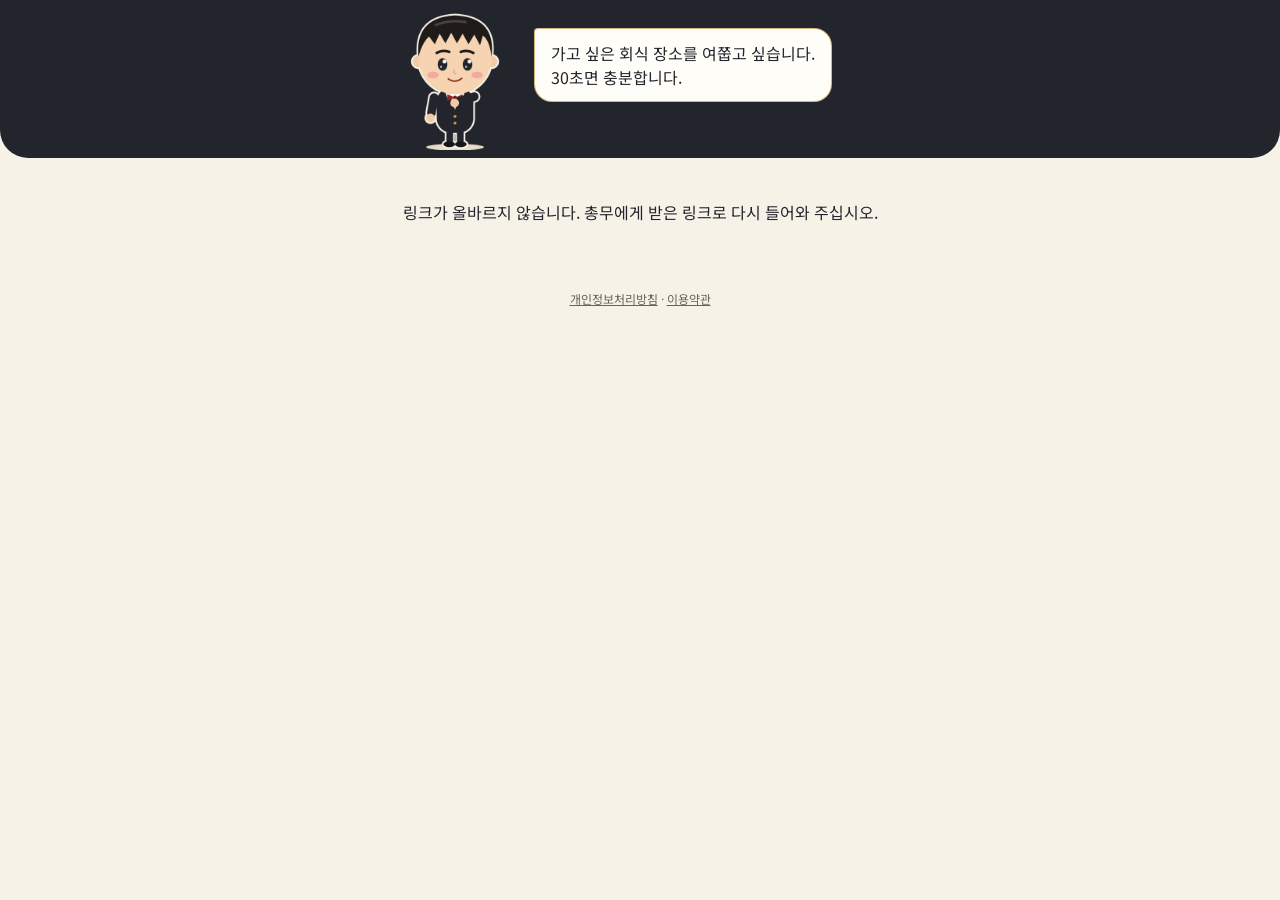
<file: index.html>
<!doctype html>
<html lang="ko">
<head>
  <meta charset="utf-8">
  <meta name="viewport" content="width=device-width, initial-scale=1, viewport-fit=cover">
  <meta name="robots" content="noindex">
  <meta name="theme-color" content="#23252C">
  <title>회식 장소 투표 · 찾아줘 회식장소</title>
  <link rel="preconnect" href="https://fonts.googleapis.com">
  <link rel="preconnect" href="https://fonts.gstatic.com" crossorigin>
  <link href="https://fonts.googleapis.com/css2?family=Noto+Sans+KR:wght@400;500;700;800&display=swap" rel="stylesheet">
  <link rel="stylesheet" href="style.css?v=fdff948cae">
</head>
<body>
  <header class="top">
    <div class="top-inner">
      <img src="img/greet.png?v=fdff948cae" alt="김총무" class="butler" width="150" height="150">
      <div class="bubble" id="greeting">가고 싶은 회식 장소를 여쭙고 싶습니다.<br>30초면 충분합니다.</div>
    </div>
  </header>

  <main>
    <p class="event" id="event-info" hidden></p>
    <p class="demo" id="demo-banner" hidden>데모 모드입니다. 응답은 저장되지 않습니다.</p>

    <!-- 투표 화면 (광고 없음) -->
    <form id="vote-form" hidden>
      <section>
        <h2>가고 싶은 곳 <span class="hint">1~3곳 골라 주십시오</span></h2>
        <div class="places" id="places"></div>
      </section>
      <section>
        <h2>못 드시는 것·알레르기</h2>
        <div class="chips" id="allergies"></div>
      </section>

      <div class="notice">
        <strong>익명 집계입니다.</strong>
        이름을 묻지 않고, 누가 무엇을 골랐는지도 저장하지 않습니다.
        총무에게는 가게별 합계만 보입니다.
      </div>

      <button type="submit" class="primary" id="submit">투표하기</button>
      <p class="error" id="error" role="alert" hidden></p>
    </form>

    <!-- 안내 (링크 오류·마감) -->
    <section id="closed" class="center" hidden>
      <p id="closed-text">링크가 올바르지 않거나 투표가 끝났습니다.</p>
    </section>

    <!-- 완료 화면: 광고는 여기에만 -->
    <section id="done" class="center" hidden>
      <img src="img/cheer.png?v=fdff948cae" alt="" class="butler-big" width="220" height="220">
      <h2 class="done-title">고맙습니다!</h2>
      <p>골라 주신 곳은 합계로만 총무에게 전하겠습니다.<br>맛있는 곳으로 모시겠습니다.</p>
      <div class="ad-slot" id="ad-slot" aria-label="광고">
        <span class="ad-label">광고</span>
      </div>
    </section>
  </main>

  <footer class="legal-links">
    <a href="privacy.html">개인정보처리방침</a> · <a href="terms.html">이용약관</a>
  </footer>

  <script src="config.js?v=fdff948cae" onerror="window.HOESIK_CONFIG = window.HOESIK_CONFIG || {}"></script>
  <script src="vote.js?v=fdff948cae"></script>
</body>
</html>
</file>
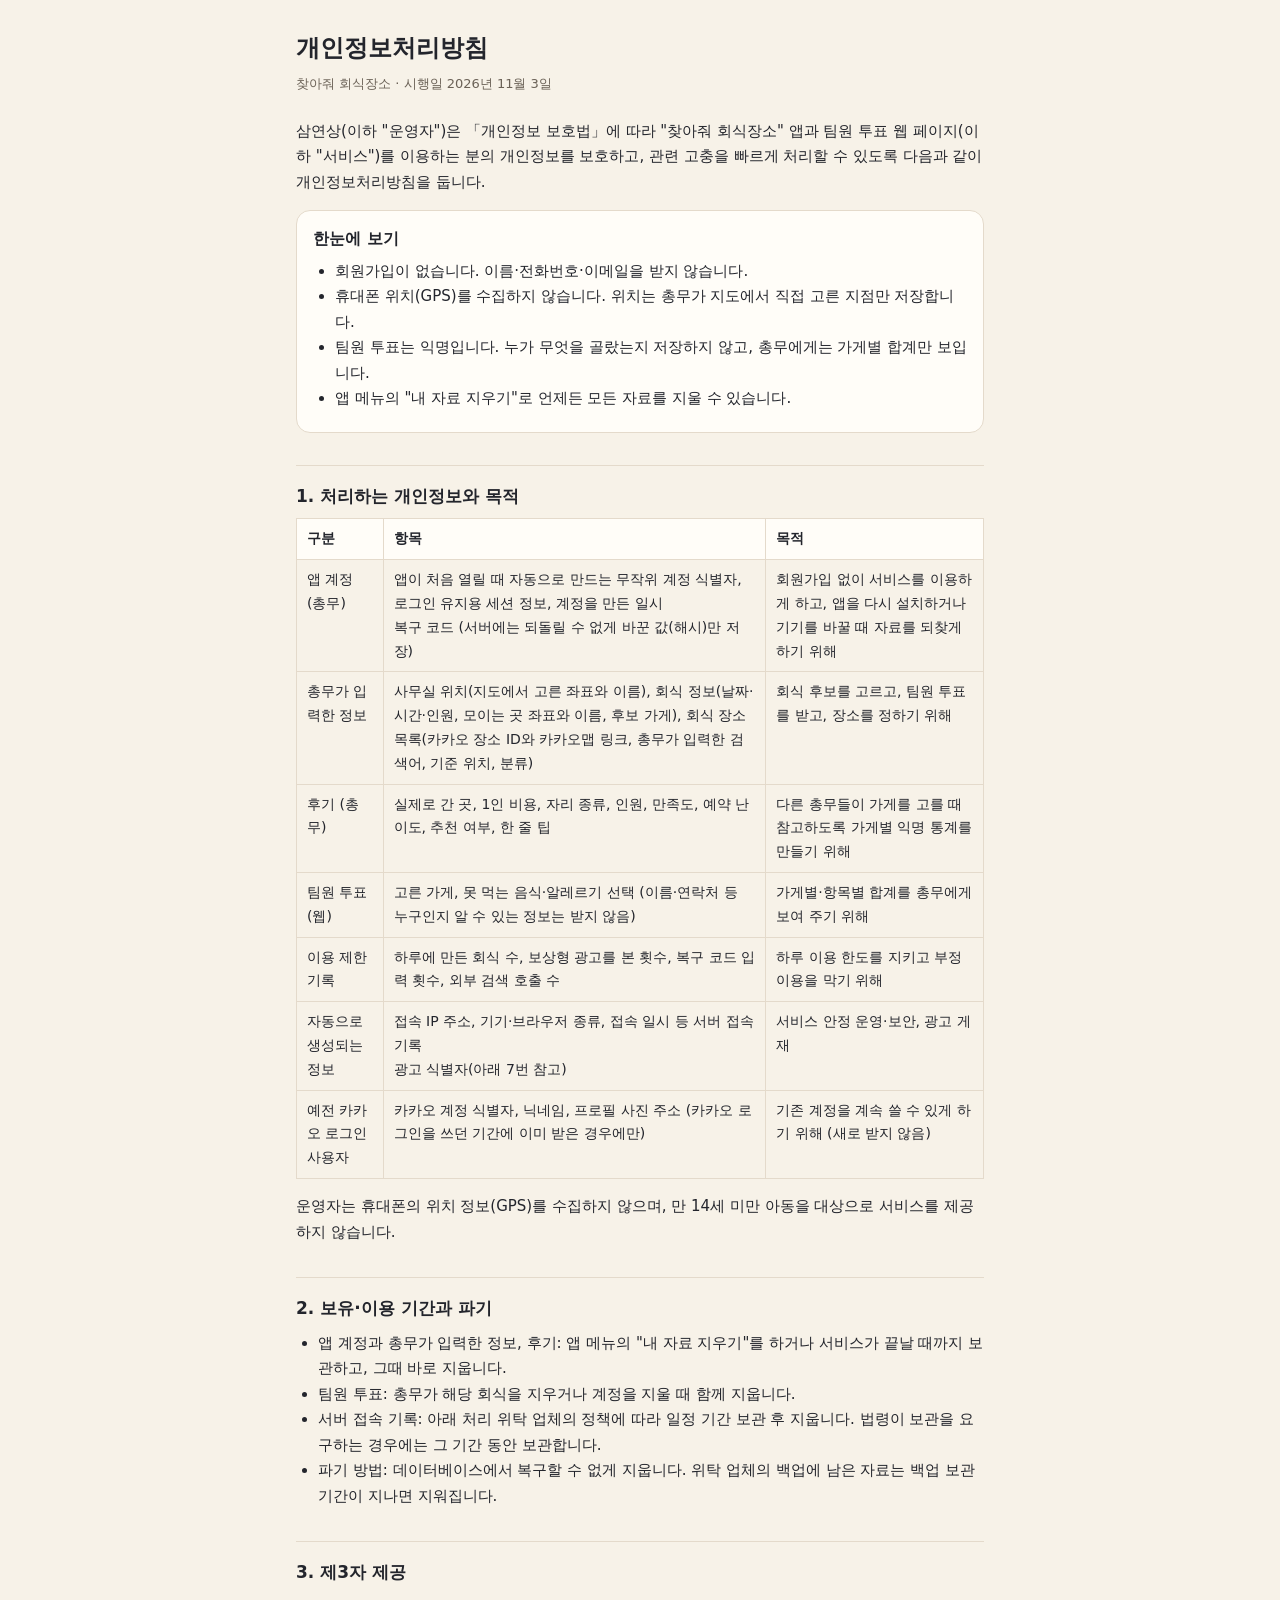
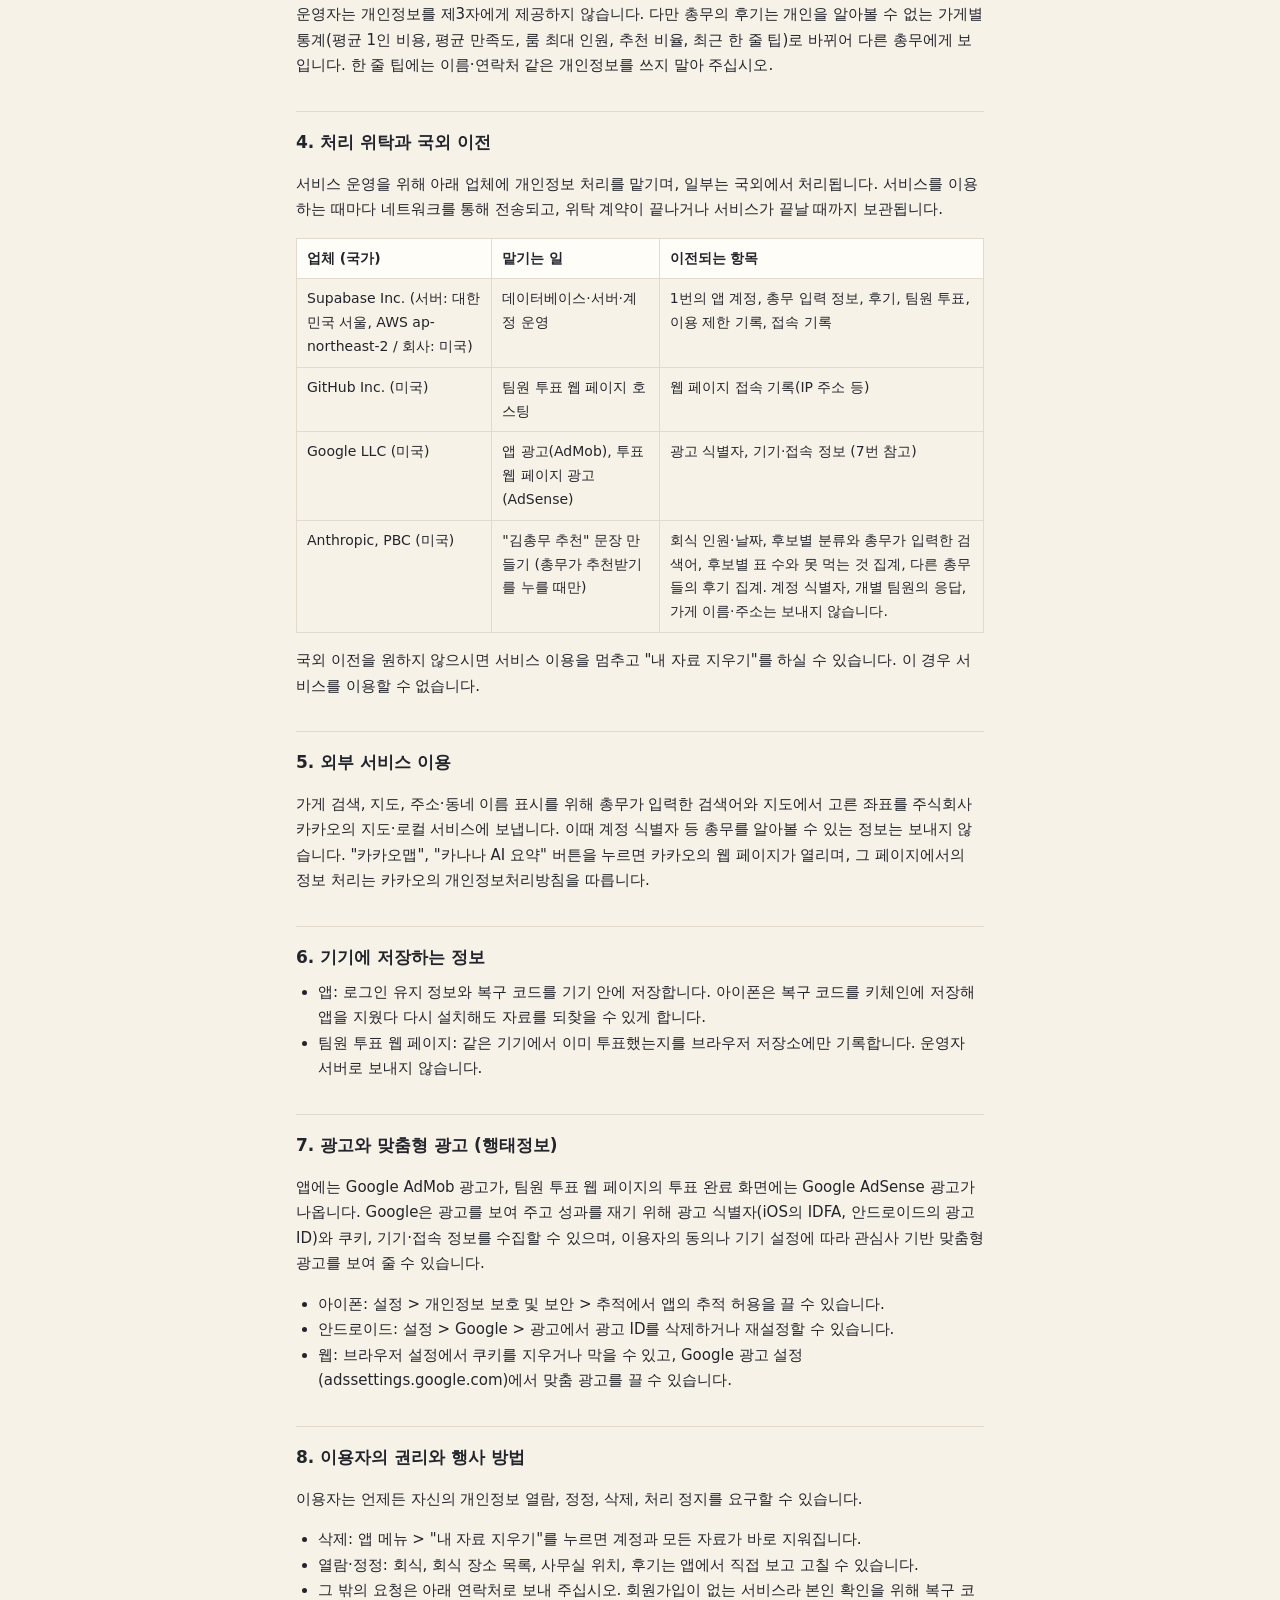
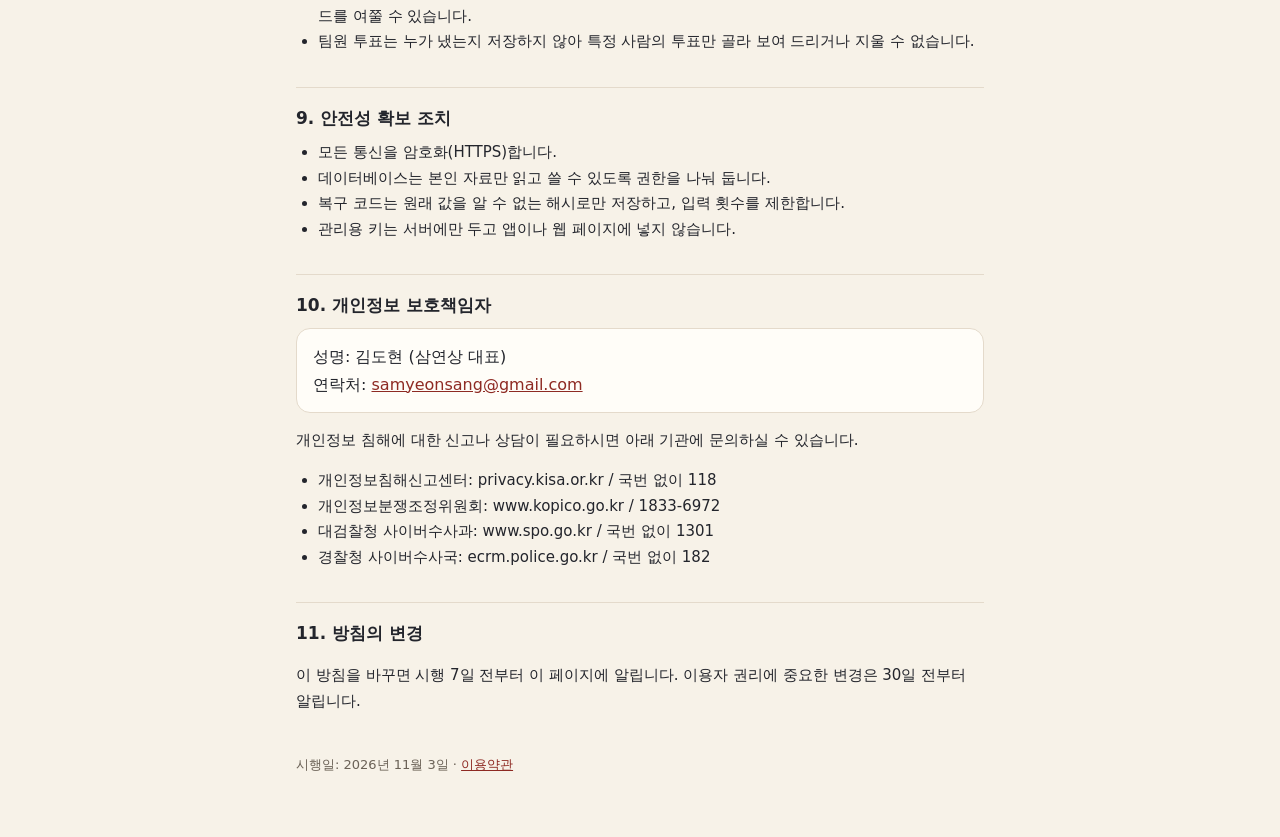
<file: privacy.html>
<!doctype html>
<html lang="ko">
<head>
  <meta charset="utf-8">
  <meta name="viewport" content="width=device-width, initial-scale=1, viewport-fit=cover">
  <meta name="theme-color" content="#23252C">
  <title>개인정보처리방침 · 찾아줘 회식장소</title>
  <link rel="stylesheet" href="legal.css">
</head>
<body>
<main class="doc">
  <h1>개인정보처리방침</h1>
  <p class="meta">찾아줘 회식장소 · 시행일 2026년 11월 3일</p>

  <p>삼연상(이하 "운영자")은 「개인정보 보호법」에 따라 "찾아줘 회식장소" 앱과 팀원 투표 웹 페이지(이하 "서비스")를 이용하는 분의 개인정보를 보호하고, 관련 고충을 빠르게 처리할 수 있도록 다음과 같이 개인정보처리방침을 둡니다.</p>

  <div class="box">
    <strong>한눈에 보기</strong>
    <ul>
      <li>회원가입이 없습니다. 이름·전화번호·이메일을 받지 않습니다.</li>
      <li>휴대폰 위치(GPS)를 수집하지 않습니다. 위치는 총무가 지도에서 직접 고른 지점만 저장합니다.</li>
      <li>팀원 투표는 익명입니다. 누가 무엇을 골랐는지 저장하지 않고, 총무에게는 가게별 합계만 보입니다.</li>
      <li>앱 메뉴의 "내 자료 지우기"로 언제든 모든 자료를 지울 수 있습니다.</li>
    </ul>
  </div>

  <h2>1. 처리하는 개인정보와 목적</h2>
  <div class="table-wrap">
  <table>
    <tr><th>구분</th><th>항목</th><th>목적</th></tr>
    <tr>
      <td>앱 계정 (총무)</td>
      <td>앱이 처음 열릴 때 자동으로 만드는 무작위 계정 식별자, 로그인 유지용 세션 정보, 계정을 만든 일시<br>
        복구 코드 (서버에는 되돌릴 수 없게 바꾼 값(해시)만 저장)</td>
      <td>회원가입 없이 서비스를 이용하게 하고, 앱을 다시 설치하거나 기기를 바꿀 때 자료를 되찾게 하기 위해</td>
    </tr>
    <tr>
      <td>총무가 입력한 정보</td>
      <td>사무실 위치(지도에서 고른 좌표와 이름), 회식 정보(날짜·시간·인원, 모이는 곳 좌표와 이름, 후보 가게), 회식 장소 목록(카카오 장소 ID와 카카오맵 링크, 총무가 입력한 검색어, 기준 위치, 분류)</td>
      <td>회식 후보를 고르고, 팀원 투표를 받고, 장소를 정하기 위해</td>
    </tr>
    <tr>
      <td>후기 (총무)</td>
      <td>실제로 간 곳, 1인 비용, 자리 종류, 인원, 만족도, 예약 난이도, 추천 여부, 한 줄 팁</td>
      <td>다른 총무들이 가게를 고를 때 참고하도록 가게별 익명 통계를 만들기 위해</td>
    </tr>
    <tr>
      <td>팀원 투표 (웹)</td>
      <td>고른 가게, 못 먹는 음식·알레르기 선택 (이름·연락처 등 누구인지 알 수 있는 정보는 받지 않음)</td>
      <td>가게별·항목별 합계를 총무에게 보여 주기 위해</td>
    </tr>
    <tr>
      <td>이용 제한 기록</td>
      <td>하루에 만든 회식 수, 보상형 광고를 본 횟수, 복구 코드 입력 횟수, 외부 검색 호출 수</td>
      <td>하루 이용 한도를 지키고 부정 이용을 막기 위해</td>
    </tr>
    <tr>
      <td>자동으로 생성되는 정보</td>
      <td>접속 IP 주소, 기기·브라우저 종류, 접속 일시 등 서버 접속 기록<br>광고 식별자(아래 7번 참고)</td>
      <td>서비스 안정 운영·보안, 광고 게재</td>
    </tr>
    <tr>
      <td>예전 카카오 로그인 사용자</td>
      <td>카카오 계정 식별자, 닉네임, 프로필 사진 주소 (카카오 로그인을 쓰던 기간에 이미 받은 경우에만)</td>
      <td>기존 계정을 계속 쓸 수 있게 하기 위해 (새로 받지 않음)</td>
    </tr>
  </table>
  </div>
  <p>운영자는 휴대폰의 위치 정보(GPS)를 수집하지 않으며, 만 14세 미만 아동을 대상으로 서비스를 제공하지 않습니다.</p>

  <h2>2. 보유·이용 기간과 파기</h2>
  <ul>
    <li>앱 계정과 총무가 입력한 정보, 후기: 앱 메뉴의 "내 자료 지우기"를 하거나 서비스가 끝날 때까지 보관하고, 그때 바로 지웁니다.</li>
    <li>팀원 투표: 총무가 해당 회식을 지우거나 계정을 지울 때 함께 지웁니다.</li>
    <li>서버 접속 기록: 아래 처리 위탁 업체의 정책에 따라 일정 기간 보관 후 지웁니다. 법령이 보관을 요구하는 경우에는 그 기간 동안 보관합니다.</li>
    <li>파기 방법: 데이터베이스에서 복구할 수 없게 지웁니다. 위탁 업체의 백업에 남은 자료는 백업 보관 기간이 지나면 지워집니다.</li>
  </ul>

  <h2>3. 제3자 제공</h2>
  <p>운영자는 개인정보를 제3자에게 제공하지 않습니다. 다만 총무의 후기는 개인을 알아볼 수 없는 가게별 통계(평균 1인 비용, 평균 만족도, 룸 최대 인원, 추천 비율, 최근 한 줄 팁)로 바뀌어 다른 총무에게 보입니다. 한 줄 팁에는 이름·연락처 같은 개인정보를 쓰지 말아 주십시오.</p>

  <h2>4. 처리 위탁과 국외 이전</h2>
  <p>서비스 운영을 위해 아래 업체에 개인정보 처리를 맡기며, 일부는 국외에서 처리됩니다. 서비스를 이용하는 때마다 네트워크를 통해 전송되고, 위탁 계약이 끝나거나 서비스가 끝날 때까지 보관됩니다.</p>
  <div class="table-wrap">
  <table>
    <tr><th>업체 (국가)</th><th>맡기는 일</th><th>이전되는 항목</th></tr>
    <tr><td>Supabase Inc. (서버: 대한민국 서울, AWS ap-northeast-2 / 회사: 미국)</td><td>데이터베이스·서버·계정 운영</td><td>1번의 앱 계정, 총무 입력 정보, 후기, 팀원 투표, 이용 제한 기록, 접속 기록</td></tr>
    <tr><td>GitHub Inc. (미국)</td><td>팀원 투표 웹 페이지 호스팅</td><td>웹 페이지 접속 기록(IP 주소 등)</td></tr>
    <tr><td>Google LLC (미국)</td><td>앱 광고(AdMob), 투표 웹 페이지 광고(AdSense)</td><td>광고 식별자, 기기·접속 정보 (7번 참고)</td></tr>
    <tr><td>Anthropic, PBC (미국)</td><td>"김총무 추천" 문장 만들기 (총무가 추천받기를 누를 때만)</td><td>회식 인원·날짜, 후보별 분류와 총무가 입력한 검색어, 후보별 표 수와 못 먹는 것 집계, 다른 총무들의 후기 집계. 계정 식별자, 개별 팀원의 응답, 가게 이름·주소는 보내지 않습니다.</td></tr>
  </table>
  </div>
  <p>국외 이전을 원하지 않으시면 서비스 이용을 멈추고 "내 자료 지우기"를 하실 수 있습니다. 이 경우 서비스를 이용할 수 없습니다.</p>

  <h2>5. 외부 서비스 이용</h2>
  <p>가게 검색, 지도, 주소·동네 이름 표시를 위해 총무가 입력한 검색어와 지도에서 고른 좌표를 주식회사 카카오의 지도·로컬 서비스에 보냅니다. 이때 계정 식별자 등 총무를 알아볼 수 있는 정보는 보내지 않습니다. "카카오맵", "카나나 AI 요약" 버튼을 누르면 카카오의 웹 페이지가 열리며, 그 페이지에서의 정보 처리는 카카오의 개인정보처리방침을 따릅니다.</p>

  <h2>6. 기기에 저장하는 정보</h2>
  <ul>
    <li>앱: 로그인 유지 정보와 복구 코드를 기기 안에 저장합니다. 아이폰은 복구 코드를 키체인에 저장해 앱을 지웠다 다시 설치해도 자료를 되찾을 수 있게 합니다.</li>
    <li>팀원 투표 웹 페이지: 같은 기기에서 이미 투표했는지를 브라우저 저장소에만 기록합니다. 운영자 서버로 보내지 않습니다.</li>
  </ul>

  <h2>7. 광고와 맞춤형 광고 (행태정보)</h2>
  <p>앱에는 Google AdMob 광고가, 팀원 투표 웹 페이지의 투표 완료 화면에는 Google AdSense 광고가 나옵니다. Google은 광고를 보여 주고 성과를 재기 위해 광고 식별자(iOS의 IDFA, 안드로이드의 광고 ID)와 쿠키, 기기·접속 정보를 수집할 수 있으며, 이용자의 동의나 기기 설정에 따라 관심사 기반 맞춤형 광고를 보여 줄 수 있습니다.</p>
  <ul>
    <li>아이폰: 설정 &gt; 개인정보 보호 및 보안 &gt; 추적에서 앱의 추적 허용을 끌 수 있습니다.</li>
    <li>안드로이드: 설정 &gt; Google &gt; 광고에서 광고 ID를 삭제하거나 재설정할 수 있습니다.</li>
    <li>웹: 브라우저 설정에서 쿠키를 지우거나 막을 수 있고, Google 광고 설정(adssettings.google.com)에서 맞춤 광고를 끌 수 있습니다.</li>
  </ul>

  <h2>8. 이용자의 권리와 행사 방법</h2>
  <p>이용자는 언제든 자신의 개인정보 열람, 정정, 삭제, 처리 정지를 요구할 수 있습니다.</p>
  <ul>
    <li>삭제: 앱 메뉴 &gt; "내 자료 지우기"를 누르면 계정과 모든 자료가 바로 지워집니다.</li>
    <li>열람·정정: 회식, 회식 장소 목록, 사무실 위치, 후기는 앱에서 직접 보고 고칠 수 있습니다.</li>
    <li>그 밖의 요청은 아래 연락처로 보내 주십시오. 회원가입이 없는 서비스라 본인 확인을 위해 복구 코드를 여쭐 수 있습니다.</li>
    <li>팀원 투표는 누가 냈는지 저장하지 않아 특정 사람의 투표만 골라 보여 드리거나 지울 수 없습니다.</li>
  </ul>

  <h2>9. 안전성 확보 조치</h2>
  <ul>
    <li>모든 통신을 암호화(HTTPS)합니다.</li>
    <li>데이터베이스는 본인 자료만 읽고 쓸 수 있도록 권한을 나눠 둡니다.</li>
    <li>복구 코드는 원래 값을 알 수 없는 해시로만 저장하고, 입력 횟수를 제한합니다.</li>
    <li>관리용 키는 서버에만 두고 앱이나 웹 페이지에 넣지 않습니다.</li>
  </ul>

  <h2>10. 개인정보 보호책임자</h2>
  <div class="box">
    성명: 김도현 (삼연상 대표)<br>
    연락처: <a href="mailto:samyeonsang@gmail.com">samyeonsang@gmail.com</a>
  </div>
  <p>개인정보 침해에 대한 신고나 상담이 필요하시면 아래 기관에 문의하실 수 있습니다.</p>
  <ul>
    <li>개인정보침해신고센터: privacy.kisa.or.kr / 국번 없이 118</li>
    <li>개인정보분쟁조정위원회: www.kopico.go.kr / 1833-6972</li>
    <li>대검찰청 사이버수사과: www.spo.go.kr / 국번 없이 1301</li>
    <li>경찰청 사이버수사국: ecrm.police.go.kr / 국번 없이 182</li>
  </ul>

  <h2>11. 방침의 변경</h2>
  <p>이 방침을 바꾸면 시행 7일 전부터 이 페이지에 알립니다. 이용자 권리에 중요한 변경은 30일 전부터 알립니다.</p>

  <p class="foot">시행일: 2026년 11월 3일 · <a href="terms.html">이용약관</a></p>
</main>
</body>
</html>
</file>
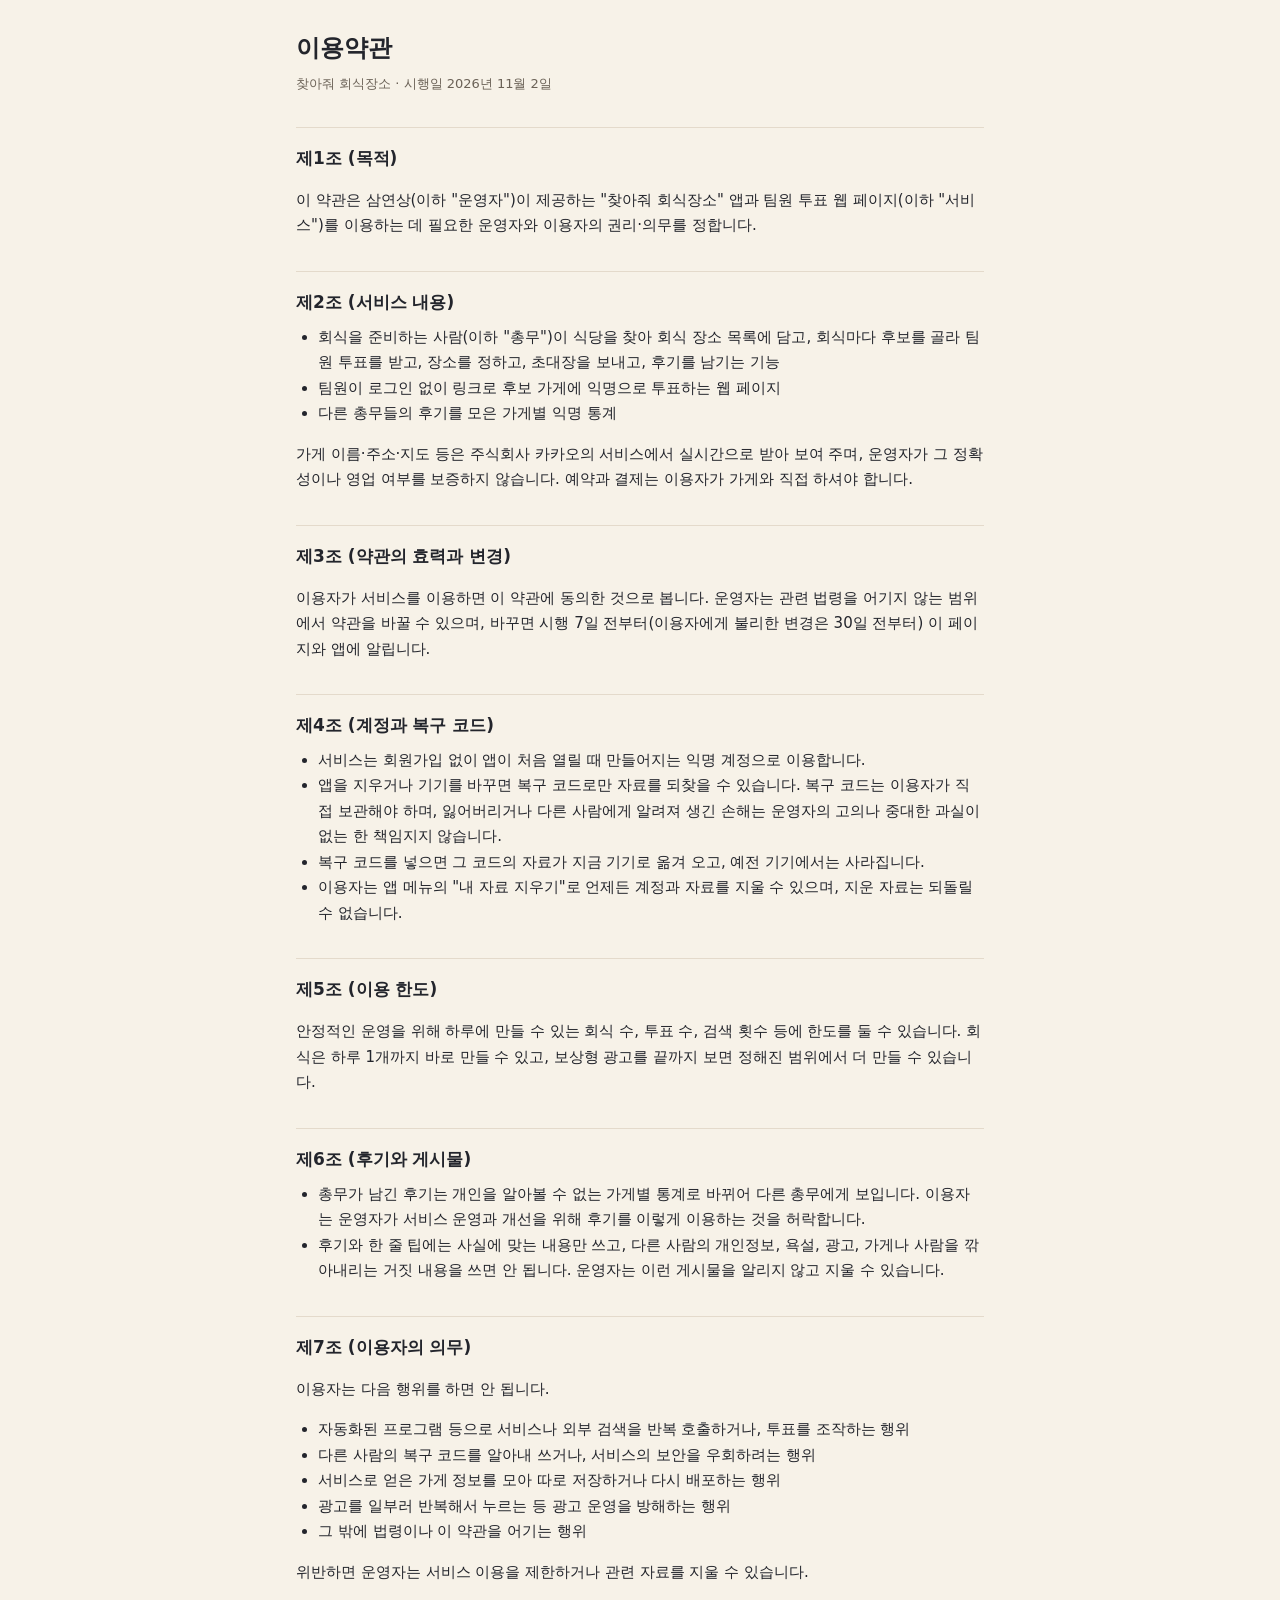
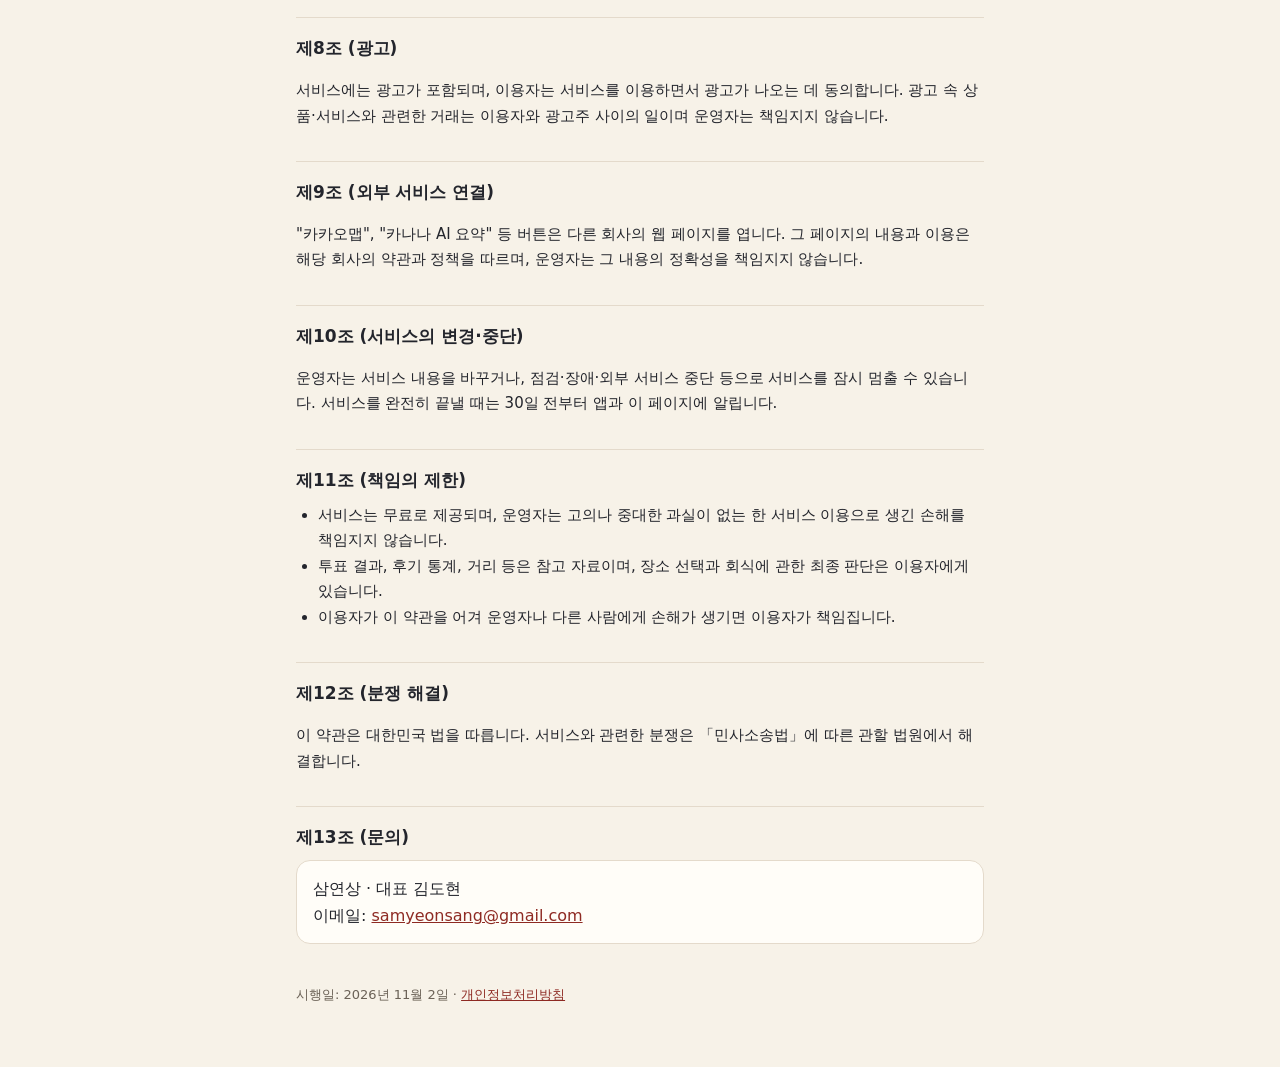
<file: terms.html>
<!doctype html>
<html lang="ko">
<head>
  <meta charset="utf-8">
  <meta name="viewport" content="width=device-width, initial-scale=1, viewport-fit=cover">
  <meta name="theme-color" content="#23252C">
  <title>이용약관 · 찾아줘 회식장소</title>
  <link rel="stylesheet" href="legal.css">
</head>
<body>
<main class="doc">
  <h1>이용약관</h1>
  <p class="meta">찾아줘 회식장소 · 시행일 2026년 11월 2일</p>

  <h2>제1조 (목적)</h2>
  <p>이 약관은 삼연상(이하 "운영자")이 제공하는 "찾아줘 회식장소" 앱과 팀원 투표 웹 페이지(이하 "서비스")를 이용하는 데 필요한 운영자와 이용자의 권리·의무를 정합니다.</p>

  <h2>제2조 (서비스 내용)</h2>
  <ul>
    <li>회식을 준비하는 사람(이하 "총무")이 식당을 찾아 회식 장소 목록에 담고, 회식마다 후보를 골라 팀원 투표를 받고, 장소를 정하고, 초대장을 보내고, 후기를 남기는 기능</li>
    <li>팀원이 로그인 없이 링크로 후보 가게에 익명으로 투표하는 웹 페이지</li>
    <li>다른 총무들의 후기를 모은 가게별 익명 통계</li>
  </ul>
  <p>가게 이름·주소·지도 등은 주식회사 카카오의 서비스에서 실시간으로 받아 보여 주며, 운영자가 그 정확성이나 영업 여부를 보증하지 않습니다. 예약과 결제는 이용자가 가게와 직접 하셔야 합니다.</p>

  <h2>제3조 (약관의 효력과 변경)</h2>
  <p>이용자가 서비스를 이용하면 이 약관에 동의한 것으로 봅니다. 운영자는 관련 법령을 어기지 않는 범위에서 약관을 바꿀 수 있으며, 바꾸면 시행 7일 전부터(이용자에게 불리한 변경은 30일 전부터) 이 페이지와 앱에 알립니다.</p>

  <h2>제4조 (계정과 복구 코드)</h2>
  <ul>
    <li>서비스는 회원가입 없이 앱이 처음 열릴 때 만들어지는 익명 계정으로 이용합니다.</li>
    <li>앱을 지우거나 기기를 바꾸면 복구 코드로만 자료를 되찾을 수 있습니다. 복구 코드는 이용자가 직접 보관해야 하며, 잃어버리거나 다른 사람에게 알려져 생긴 손해는 운영자의 고의나 중대한 과실이 없는 한 책임지지 않습니다.</li>
    <li>복구 코드를 넣으면 그 코드의 자료가 지금 기기로 옮겨 오고, 예전 기기에서는 사라집니다.</li>
    <li>이용자는 앱 메뉴의 "내 자료 지우기"로 언제든 계정과 자료를 지울 수 있으며, 지운 자료는 되돌릴 수 없습니다.</li>
  </ul>

  <h2>제5조 (이용 한도)</h2>
  <p>안정적인 운영을 위해 하루에 만들 수 있는 회식 수, 투표 수, 검색 횟수 등에 한도를 둘 수 있습니다. 회식은 하루 1개까지 바로 만들 수 있고, 보상형 광고를 끝까지 보면 정해진 범위에서 더 만들 수 있습니다.</p>

  <h2>제6조 (후기와 게시물)</h2>
  <ul>
    <li>총무가 남긴 후기는 개인을 알아볼 수 없는 가게별 통계로 바뀌어 다른 총무에게 보입니다. 이용자는 운영자가 서비스 운영과 개선을 위해 후기를 이렇게 이용하는 것을 허락합니다.</li>
    <li>후기와 한 줄 팁에는 사실에 맞는 내용만 쓰고, 다른 사람의 개인정보, 욕설, 광고, 가게나 사람을 깎아내리는 거짓 내용을 쓰면 안 됩니다. 운영자는 이런 게시물을 알리지 않고 지울 수 있습니다.</li>
  </ul>

  <h2>제7조 (이용자의 의무)</h2>
  <p>이용자는 다음 행위를 하면 안 됩니다.</p>
  <ul>
    <li>자동화된 프로그램 등으로 서비스나 외부 검색을 반복 호출하거나, 투표를 조작하는 행위</li>
    <li>다른 사람의 복구 코드를 알아내 쓰거나, 서비스의 보안을 우회하려는 행위</li>
    <li>서비스로 얻은 가게 정보를 모아 따로 저장하거나 다시 배포하는 행위</li>
    <li>광고를 일부러 반복해서 누르는 등 광고 운영을 방해하는 행위</li>
    <li>그 밖에 법령이나 이 약관을 어기는 행위</li>
  </ul>
  <p>위반하면 운영자는 서비스 이용을 제한하거나 관련 자료를 지울 수 있습니다.</p>

  <h2>제8조 (광고)</h2>
  <p>서비스에는 광고가 포함되며, 이용자는 서비스를 이용하면서 광고가 나오는 데 동의합니다. 광고 속 상품·서비스와 관련한 거래는 이용자와 광고주 사이의 일이며 운영자는 책임지지 않습니다.</p>

  <h2>제9조 (외부 서비스 연결)</h2>
  <p>"카카오맵", "카나나 AI 요약" 등 버튼은 다른 회사의 웹 페이지를 엽니다. 그 페이지의 내용과 이용은 해당 회사의 약관과 정책을 따르며, 운영자는 그 내용의 정확성을 책임지지 않습니다.</p>

  <h2>제10조 (서비스의 변경·중단)</h2>
  <p>운영자는 서비스 내용을 바꾸거나, 점검·장애·외부 서비스 중단 등으로 서비스를 잠시 멈출 수 있습니다. 서비스를 완전히 끝낼 때는 30일 전부터 앱과 이 페이지에 알립니다.</p>

  <h2>제11조 (책임의 제한)</h2>
  <ul>
    <li>서비스는 무료로 제공되며, 운영자는 고의나 중대한 과실이 없는 한 서비스 이용으로 생긴 손해를 책임지지 않습니다.</li>
    <li>투표 결과, 후기 통계, 거리 등은 참고 자료이며, 장소 선택과 회식에 관한 최종 판단은 이용자에게 있습니다.</li>
    <li>이용자가 이 약관을 어겨 운영자나 다른 사람에게 손해가 생기면 이용자가 책임집니다.</li>
  </ul>

  <h2>제12조 (분쟁 해결)</h2>
  <p>이 약관은 대한민국 법을 따릅니다. 서비스와 관련한 분쟁은 「민사소송법」에 따른 관할 법원에서 해결합니다.</p>

  <h2>제13조 (문의)</h2>
  <div class="box">
    삼연상 · 대표 김도현<br>
    이메일: <a href="mailto:samyeonsang@gmail.com">samyeonsang@gmail.com</a>
  </div>

  <p class="foot">시행일: 2026년 11월 2일 · <a href="privacy.html">개인정보처리방침</a></p>
</main>
</body>
</html>
</file>
<file: style.css>
:root {
  --ivory: #F7F2E8;
  --card: #FFFDF8;
  --border: #E4DACB;
  --navy: #23252C;
  --burgundy: #8E2A23;
  --sub: #6B6257;
  --gold: #B8862F;
}

* { box-sizing: border-box; }

html, body {
  margin: 0;
  background: var(--ivory);
  color: var(--navy);
  font-family: "Noto Sans KR", system-ui, -apple-system, "Apple SD Gothic Neo", sans-serif;
  -webkit-text-size-adjust: 100%;
}

.top {
  background: var(--navy);
  border-radius: 0 0 28px 28px;
  padding: env(safe-area-inset-top) 16px 8px;
}
.top-inner {
  max-width: 520px;
  margin: 0 auto;
  display: flex;
  align-items: flex-end;
  gap: 4px;
}
.butler { width: 150px; height: 150px; flex: none; }
.bubble {
  background: var(--card);
  border: 1px solid rgba(184, 134, 47, 0.6);
  border-radius: 4px 18px 18px 18px;
  padding: 12px 16px;
  line-height: 1.5;
  margin-bottom: 48px;
}

main {
  max-width: 520px;
  margin: 0 auto;
  padding: 20px 16px 40px;
}

.event { font-weight: 700; font-size: 18px; margin: 0 0 8px; }
.demo {
  background: #fff4dc;
  border: 1px solid var(--gold);
  border-radius: 10px;
  padding: 10px 12px;
  font-size: 14px;
}

section { margin-top: 22px; }
h2 { font-size: 17px; margin: 0 0 10px; }
.hint { font-size: 13px; color: var(--sub); font-weight: 400; margin-left: 4px; }

.chips { display: flex; flex-wrap: wrap; gap: 8px; }
.chip {
  min-height: 44px;
  padding: 8px 16px;
  border-radius: 22px;
  border: 1px solid var(--border);
  background: var(--card);
  color: var(--navy);
  font: inherit;
  font-size: 15px;
  cursor: pointer;
}
.chip[aria-pressed="true"] { background: var(--navy); border-color: var(--navy); color: #fff; }
.chip.avoid[aria-pressed="true"] { background: var(--burgundy); border-color: var(--burgundy); }

/* 후보 가게 카드 */
.places { display: flex; flex-direction: column; gap: 10px; }
.place {
  background: var(--card);
  border: 1px solid var(--border);
  border-radius: 14px;
  overflow: hidden;
}
.place.on { border-color: var(--navy); box-shadow: 0 0 0 1px var(--navy); }
.place-pick {
  width: 100%;
  min-height: 64px;
  display: flex;
  align-items: center;
  gap: 12px;
  padding: 12px 16px;
  border: 0;
  background: transparent;
  color: var(--navy);
  font: inherit;
  text-align: left;
  cursor: pointer;
}
.place-check {
  flex: none;
  width: 24px;
  height: 24px;
  border-radius: 50%;
  border: 2px solid var(--border);
  display: flex;
  align-items: center;
  justify-content: center;
  color: #fff;
  font-size: 14px;
  font-weight: 700;
}
.place-pick[aria-pressed="true"] .place-check { background: var(--navy); border-color: var(--navy); }
.place-pick[aria-pressed="true"] .place-check::after { content: "✓"; }
.place-body { display: flex; flex-direction: column; gap: 2px; min-width: 0; }
.place-name { font-size: 16px; font-weight: 700; overflow-wrap: anywhere; }
.place-meta { font-size: 13px; color: var(--sub); }
.place-links { display: flex; border-top: 1px solid var(--border); }
.place-link {
  flex: 1;
  display: block;
  padding: 10px 16px;
  font-size: 14px;
  color: var(--burgundy);
  text-decoration: none;
}
.place-link + .place-link { border-left: 1px solid var(--border); }
.place-link::after { content: " ↗"; }

.notice {
  margin-top: 26px;
  background: var(--card);
  border: 1px solid var(--border);
  border-radius: 14px;
  padding: 14px 16px;
  font-size: 14px;
  line-height: 1.6;
  color: var(--sub);
}
.notice strong { color: var(--navy); display: block; margin-bottom: 2px; }

.primary {
  margin-top: 20px;
  width: 100%;
  min-height: 54px;
  border: 0;
  border-radius: 14px;
  background: var(--burgundy);
  color: #fff;
  font: inherit;
  font-size: 17px;
  font-weight: 700;
  cursor: pointer;
}
.primary:disabled { opacity: 0.5; cursor: default; }

.error { color: var(--burgundy); font-size: 14px; }
.center { text-align: center; line-height: 1.6; }
.butler-big { width: 220px; height: 220px; }
.done-title { font-size: 26px; margin: 4px 0 6px; }

.ad-slot {
  margin: 28px auto 0;
  min-height: 100px;
  border: 1px dashed var(--border);
  border-radius: 12px;
  display: flex;
  flex-direction: column;
  align-items: center;
  justify-content: center;
  background: var(--card);
}
.ad-label { font-size: 12px; color: var(--sub); }

.legal-links {
  text-align: center;
  font-size: 12px;
  color: var(--sub);
  padding: 8px 16px calc(env(safe-area-inset-bottom) + 20px);
}
.legal-links a { color: var(--sub); }
</file>
<file: legal.css>
/* 개인정보처리방침·이용약관 (privacy.html, terms.html). 색은 style.css 와 같아요. */
:root {
  --ivory: #F7F2E8;
  --card: #FFFDF8;
  --border: #E4DACB;
  --navy: #23252C;
  --burgundy: #8E2A23;
  --sub: #6B6257;
}
* { box-sizing: border-box; }
html, body {
  margin: 0;
  background: var(--ivory);
  color: var(--navy);
  font-family: "Noto Sans KR", system-ui, -apple-system, "Apple SD Gothic Neo", sans-serif;
  -webkit-text-size-adjust: 100%;
  line-height: 1.7;
}
.doc {
  max-width: 720px;
  margin: 0 auto;
  padding: calc(env(safe-area-inset-top) + 28px) 16px 48px;
}
h1 { font-size: 24px; margin: 0 0 4px; }
.meta { color: var(--sub); font-size: 13px; margin: 0 0 24px; }
h2 { font-size: 17px; margin: 32px 0 8px; padding-top: 16px; border-top: 1px solid var(--border); }
h3 { font-size: 15px; margin: 18px 0 6px; }
p, li { font-size: 15px; }
ul, ol { padding-left: 22px; margin: 6px 0; }
.box {
  background: var(--card);
  border: 1px solid var(--border);
  border-radius: 14px;
  padding: 14px 16px;
}
.table-wrap { overflow-x: auto; }
table { width: 100%; border-collapse: collapse; font-size: 14px; min-width: 480px; }
th, td { border: 1px solid var(--border); padding: 8px 10px; text-align: left; vertical-align: top; }
th { background: var(--card); }
a { color: var(--burgundy); }
.foot { margin-top: 40px; color: var(--sub); font-size: 13px; }
</file>
